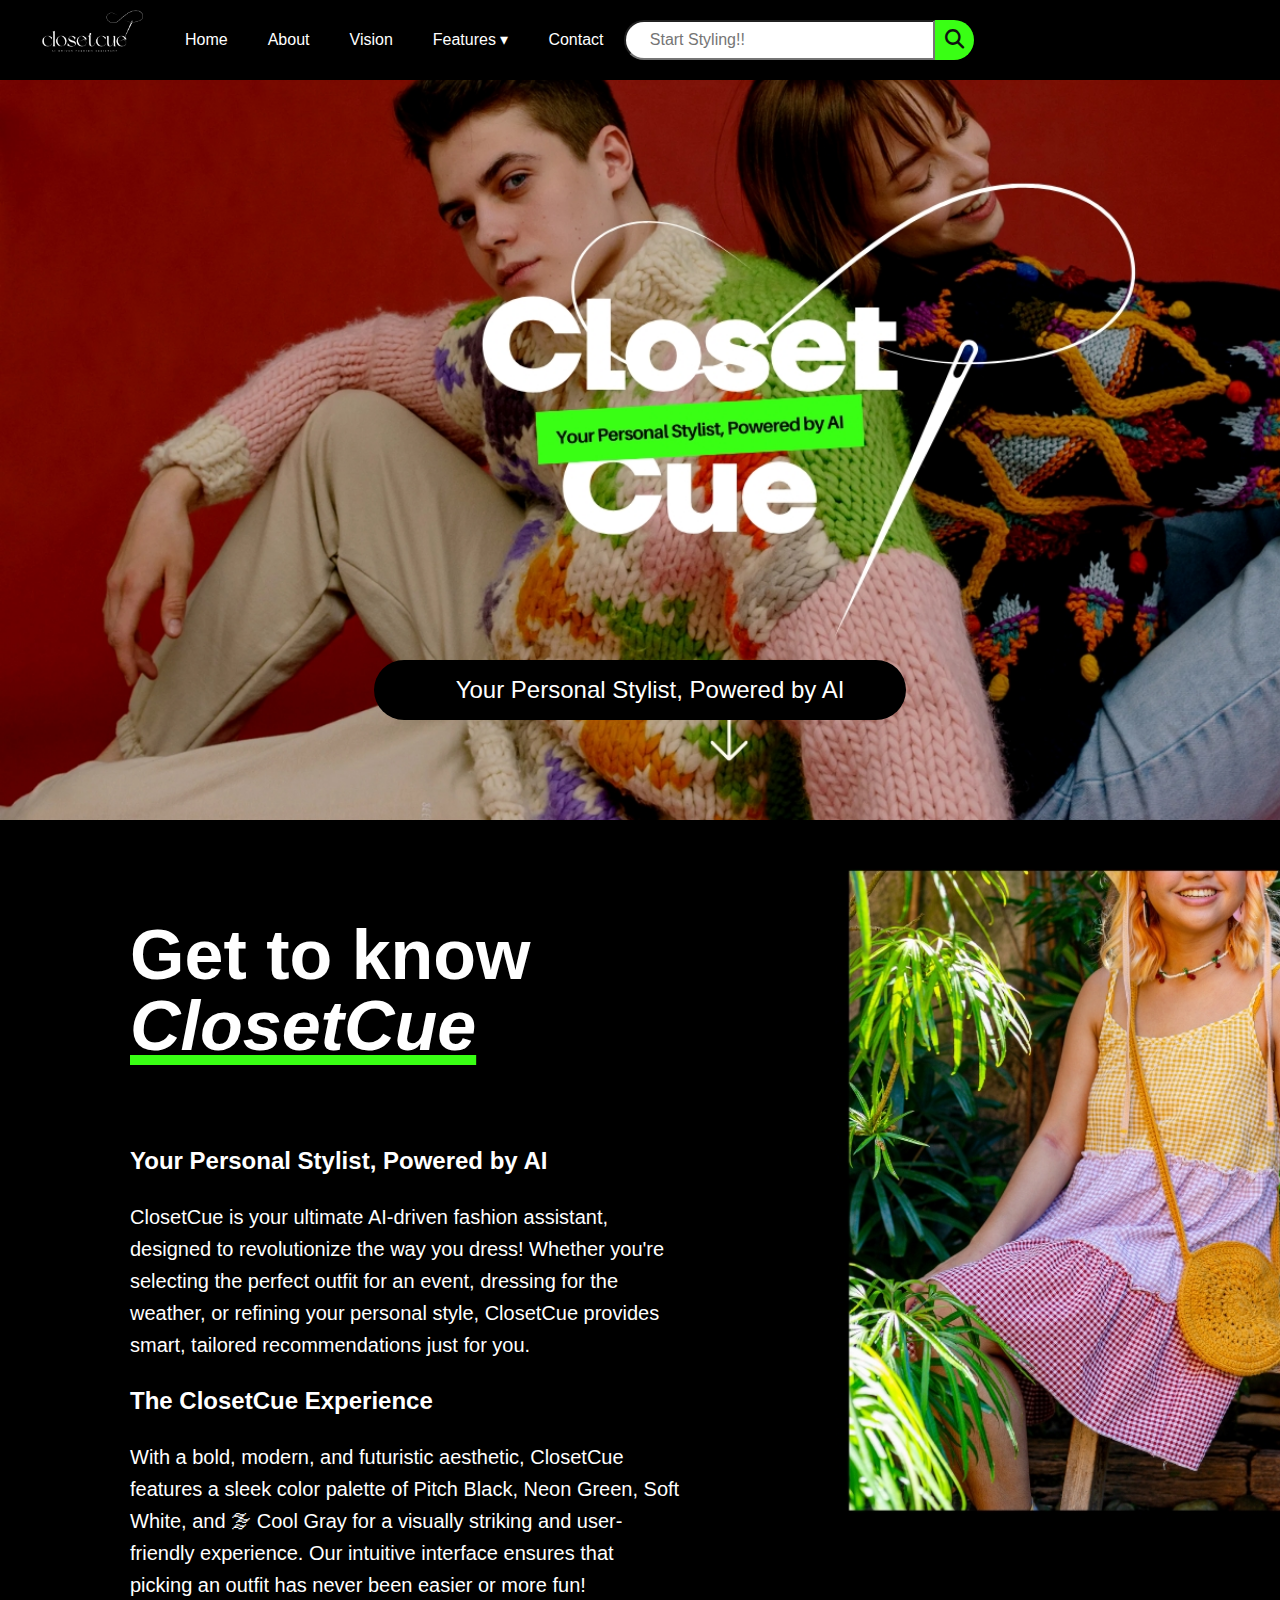
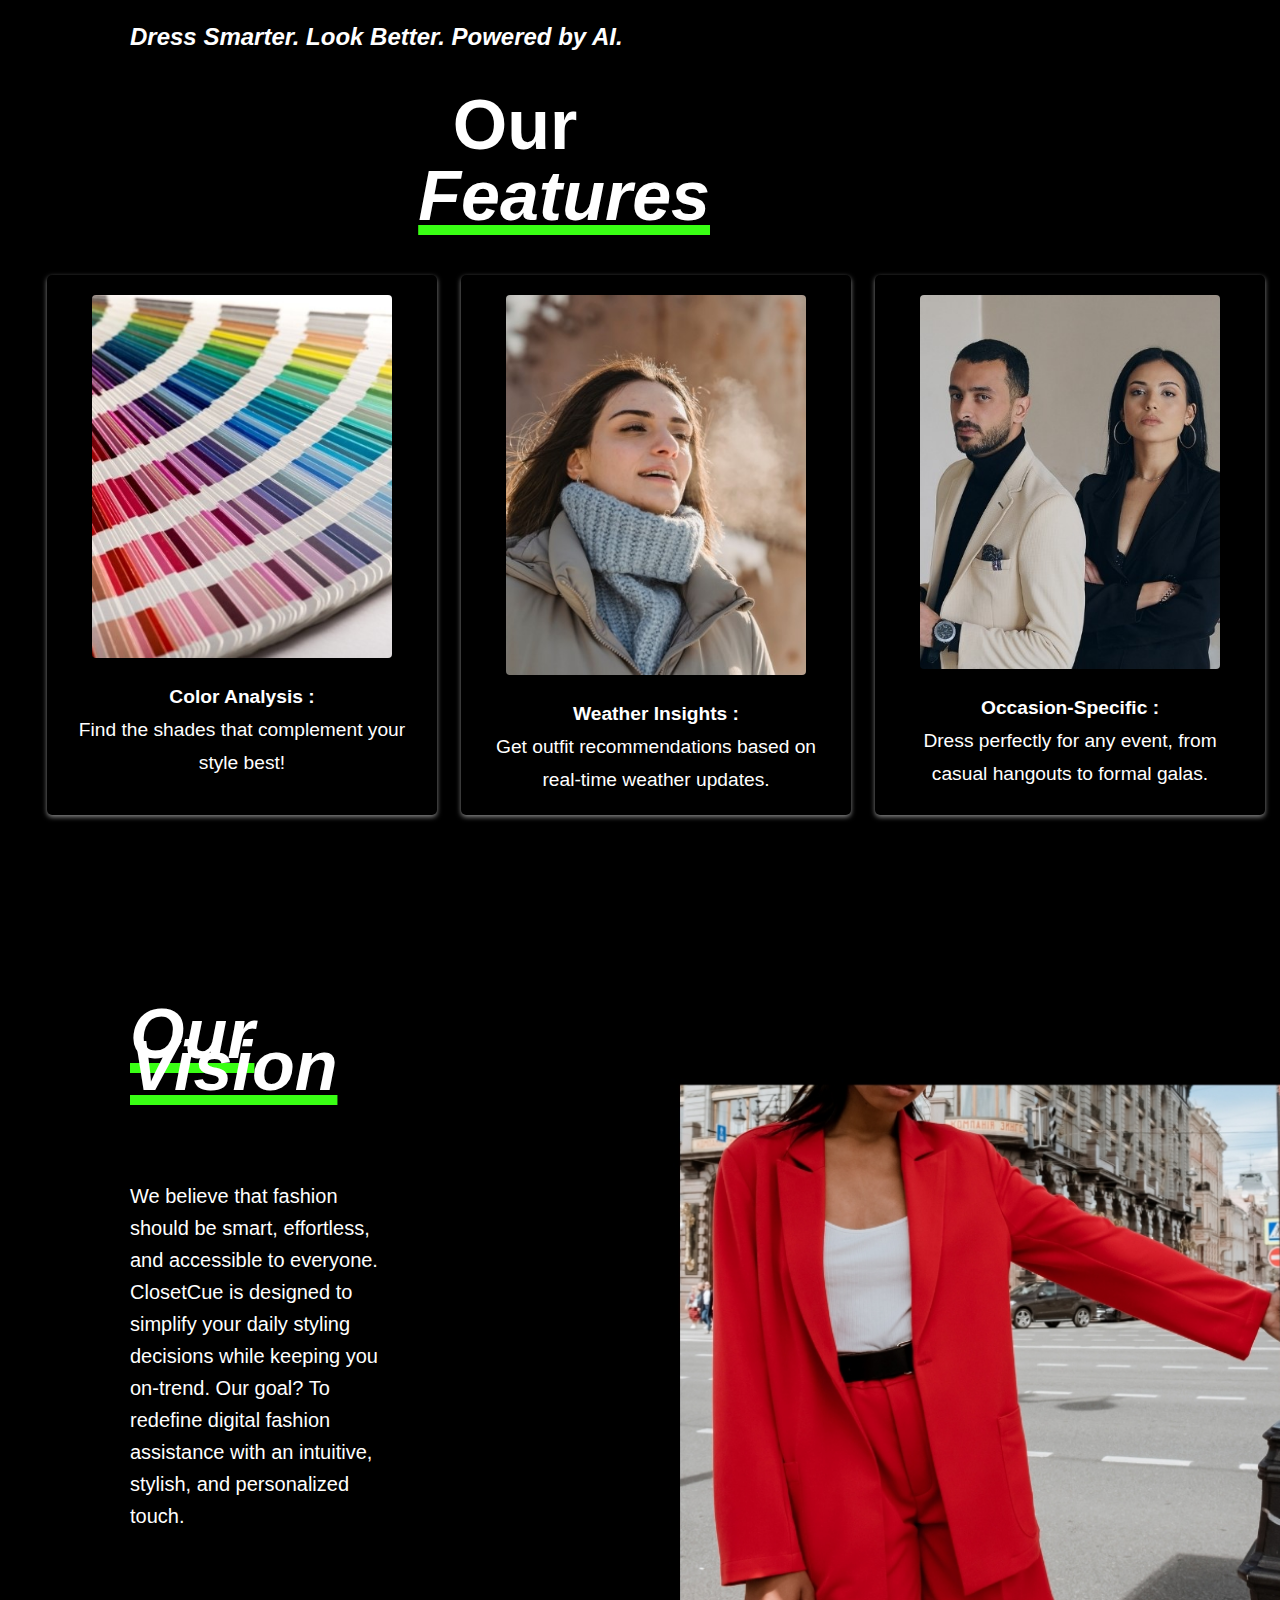
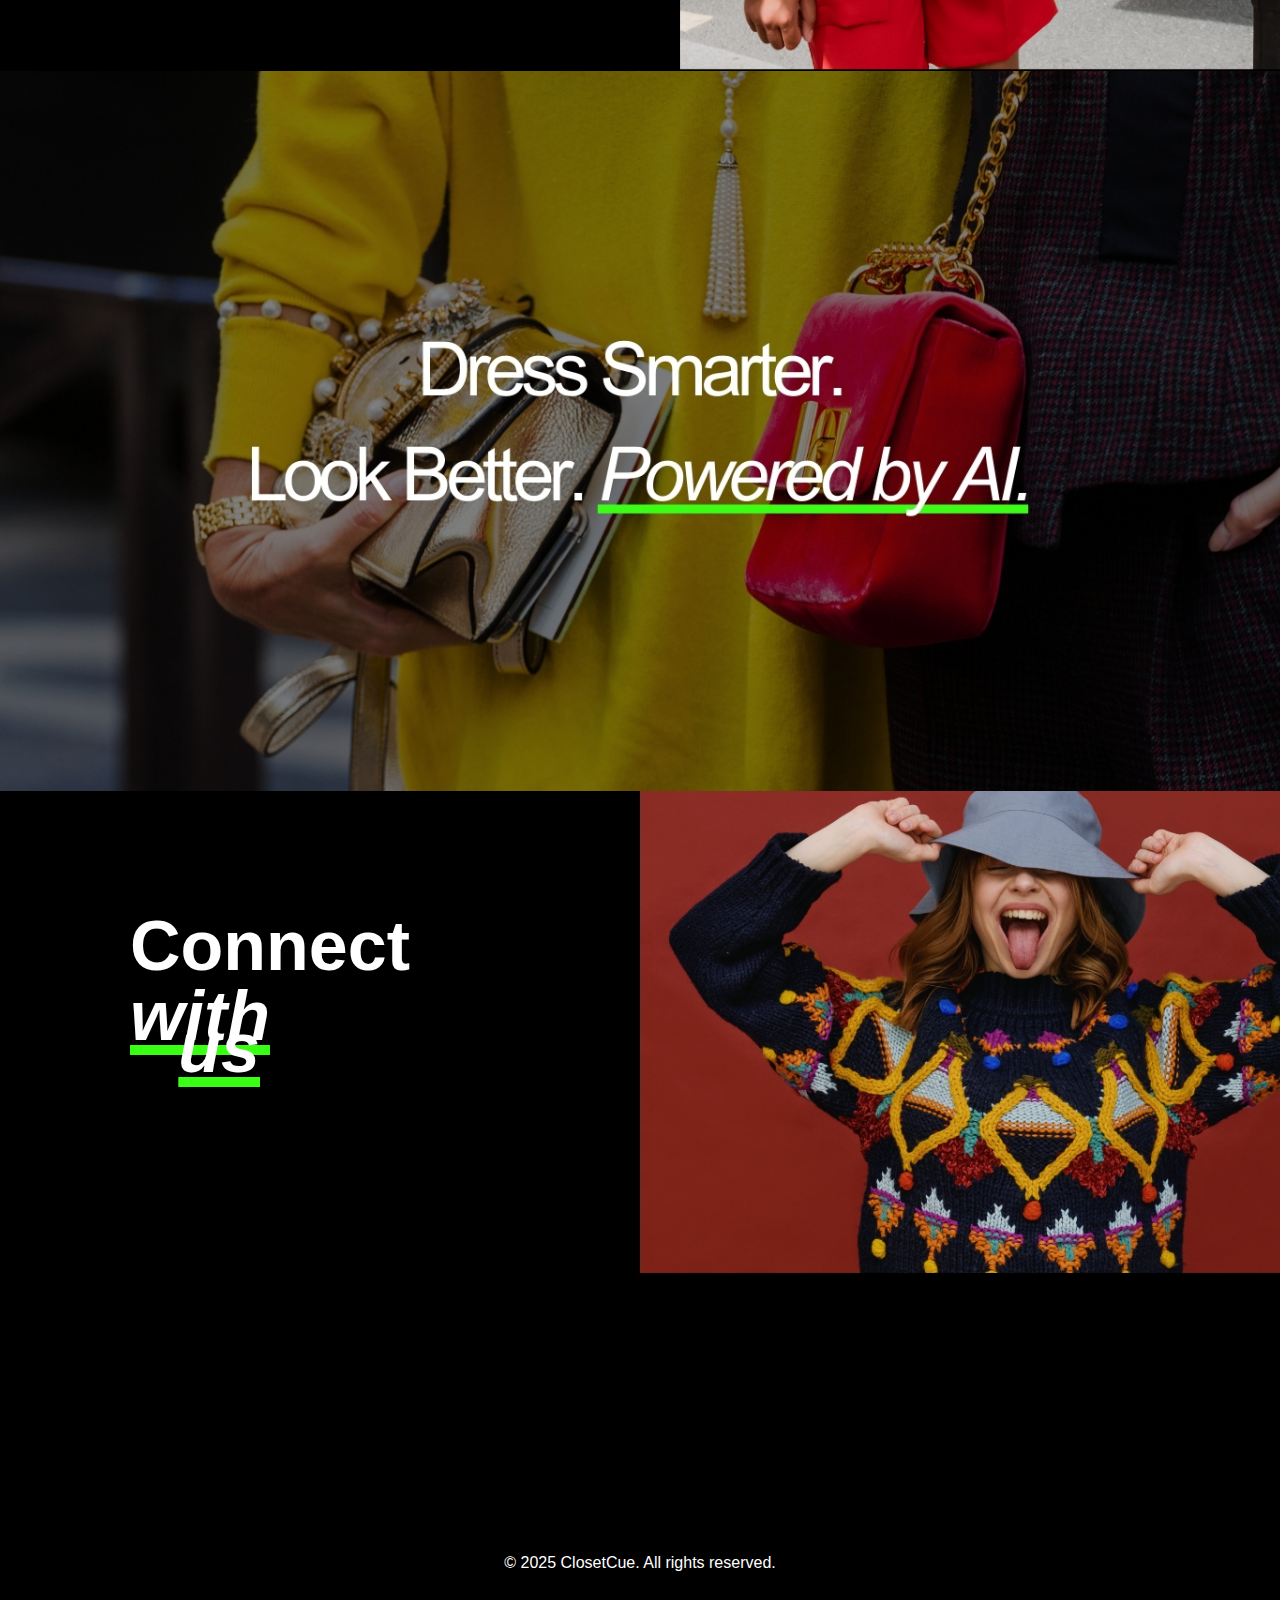
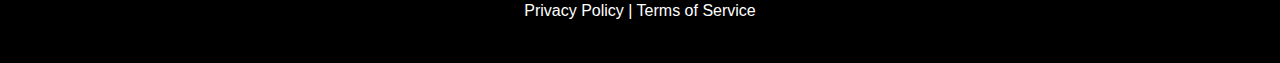
<file: index.html>
<!DOCTYPE html>
<html lang="en">
<head>
    <meta charset="UTF-8">
    <meta name="viewport" content="width=device-width, initial-scale=1.0">
    <title>ClosetCue</title>
    <link rel="stylesheet" href="styles.css">
    <link rel="stylesheet" href="https://cdnjs.cloudflare.com/ajax/libs/font-awesome/6.7.2/css/all.min.css" integrity="sha512-Evv84Mr4kqVGRNSgIGL/F/aIDqQb7xQ2vcrdIwxfjThSH8CSR7PBEakCr51Ck+w+/U6swU2Im1vVX0SVk9ABhg==" crossorigin="anonymous" referrerpolicy="no-referrer" />
</head>
<body>

    <nav>
        <div class="navbar">
            <div class="nav-logo border">
                <div class="logo"></div>
            </div>

        <ul class="menu">
            <li><a href="/index.html">Home</a></li>
            <li><a href="#about-section">About</a></li>
            <li><a href="#vision-section">Vision</a></li>
            <li class="dropdown">
                <a href="#features-section">Features ▾</a>
                <ul class="dropdown-menu">
                    <li><a href="color-analysis.html">Color Analysis</a></li>
                    <li><a href="weather-insights.html">Weather Insights</a></li>
                    <li><a href="occasion-specific.html">Occasion-Specific</a></li>
                </ul>
            </li>
            <li><a href="#contact-section">Contact</a></li>
        </ul>

        <div class="nav-search">
            <input placeholder="     Start Styling!!" class="search-input">
            <div class="search-icon">
                <i class="fa-solid fa-magnifying-glass"></i>
            </div>
        </div>
    </nav>

    <section>
        <div class="hero-section">
            <div class="hero-msg">
                <p>Your Personal Stylist, Powered by AI</p>
            </div>
        </div>
    </section>

        
    <section>
        <div id="about-section" class="about-section">
            <p><h1>Get to know</h1>
                <h1 class="closetcue"><b><i>ClosetCue</i></b></h1>
                <br>
                <h3>Your Personal Stylist, Powered by AI </h3>
                <p>ClosetCue is your ultimate AI-driven fashion assistant, designed to revolutionize the way you dress! Whether you're selecting the perfect outfit for an event, dressing for the weather, or refining your personal style, ClosetCue provides smart, tailored recommendations just for you.</p>
                
                <h3>The ClosetCue Experience</h3>
                <p>With a bold, modern, and futuristic aesthetic, ClosetCue features a sleek color palette of Pitch Black, Neon Green, Soft White, and 🌫 Cool Gray for a visually striking and user-friendly experience. Our intuitive interface ensures that picking an outfit has never been easier or more fun!</p>
                
                <h2><i>Dress Smarter. Look Better. Powered by AI.</i></h2></p>
        </div>
    </section>

    
              <section id="features" class="features">
                <h1>Our</h1>
                <h1 class="closetcue"><b><i>Features</i></b></h1>
                  <div class="features-subsection">
                          <section>
                              <picture>
                                  <img src="color.jpg" alt="color-analysis">
                                  <li><a href="/color-analysis.html"><b>Color Analysis :</b> <br>Find the shades that complement your style best!</a></li>
                              </picture>
                          </section>
      
                              <section>
                                  <picture>
                                      <img src="91.jpg" alt="weather-insights">
                                      <li><a href="/weather-insights.html"><b>Weather Insights :</b> <br>Get outfit recommendations based on real-time weather updates.</a></li>
                                  </picture>
                              </section>
      
                          <section>
                              <picture>
                                  <img src="92.jpg" alt="occassion-specific">
                                  <li><a href="/occasion-specific.html"><b>Occasion-Specific :</b> <br>Dress perfectly for any event, from casual hangouts to formal galas.</a></li>
                              </picture>
                          </section>

            </ul>
        </div>
    </section>

    <div id="vision-section" class="vision-section">
            <h1 class="vision"><b><i>Our Vision</i></b></h1>
            <br>
            <p>We believe that fashion should be smart, effortless, and accessible to everyone. ClosetCue is designed to simplify your daily styling decisions while keeping you on-trend. Our goal? To redefine digital fashion assistance with an intuitive, stylish, and personalized touch.</p>
    </div>
</section>

<div class="quotes-section">
    <div class="quotes"></div>
</div>

<div id="contact-section" class="contact-section">
    <div class="contacts">
        <h1>Connect</h1>
            <h1 class="contact"><b><i>with us</i></b></h1>
    </div>
</div>

<footer>
    <p>&copy; 2025 ClosetCue. All rights reserved.</p>
    <p>Privacy Policy | Terms of Service</p>
  </footer>

</body>
</html>
</file>
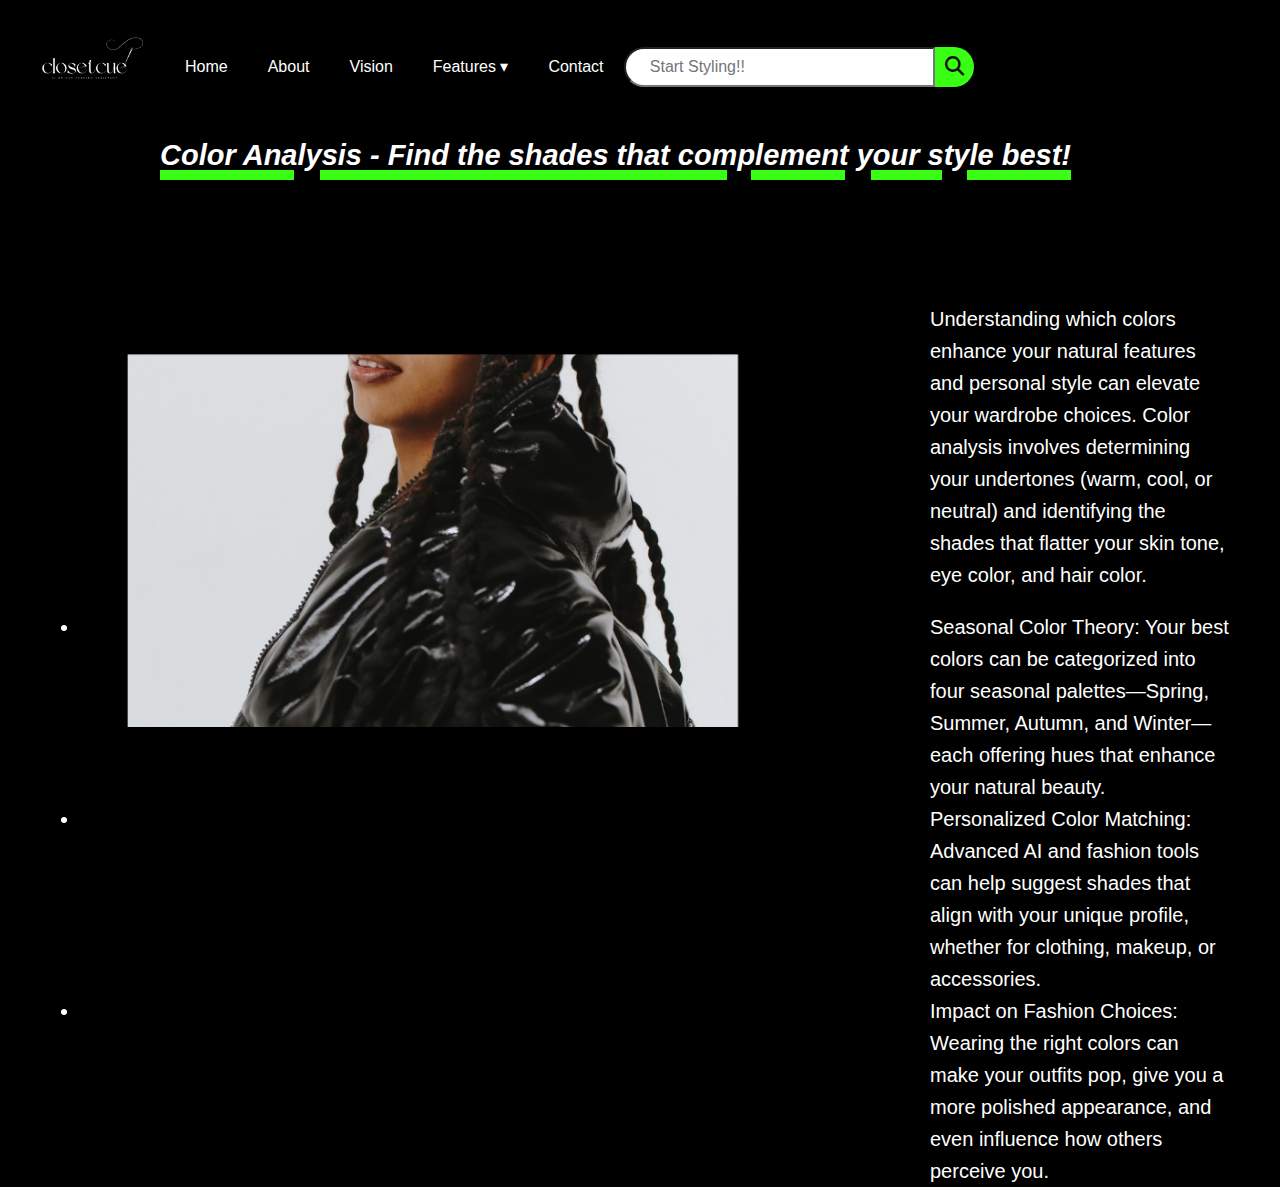
<file: color-analysis.html>
<!DOCTYPE html>
<html lang="en">
<head>
    <meta charset="UTF-8">
    <meta name="viewport" content="width=device-width, initial-scale=1.0">
    <title>Color Analysis</title>
    <link rel="stylesheet" href="styles.css">
    <link rel="stylesheet" href="https://cdnjs.cloudflare.com/ajax/libs/font-awesome/6.7.2/css/all.min.css" integrity="sha512-Evv84Mr4kqVGRNSgIGL/F/aIDqQb7xQ2vcrdIwxfjThSH8CSR7PBEakCr51Ck+w+/U6swU2Im1vVX0SVk9ABhg==" crossorigin="anonymous" referrerpolicy="no-referrer" />
</head>
<body>

    <nav>
        <div class="navbar">
            <div class="nav-logo border">
                <div class="logo"></div>
            </div>

        <ul class="menu">
            <li><a href="/index.html">Home</a></li>
            <li><a href="#about-section">About</a></li>
            <li><a href="#vision-section">Vision</a></li>
            <li class="dropdown">
                <a href="#">Features ▾</a>
                <ul class="dropdown-menu">
                    <li><a href="/color-analysis.html">Color Analysis</a></li>
                    <li><a href="/weather-insights.html">Weather Insights</a></li>
                    <li><a href="/occasion-specific.html">Occasion-Specific</a></li>
                </ul>
            </li>
            <li><a href="#">Contact</a></li>
        </ul>

        <div class="nav-search">
            <input placeholder="     Start Styling!!" class="search-input">
            <div class="search-icon">
                <i class="fa-solid fa-magnifying-glass"></i>
            </div>
        </div>
    </nav>

    <div class="features-section">
        <h1>Features</h1>
    <section>
        <h3 class="color"><b><i>Color Analysis - Find the shades that complement your style best!</i></b></h3> <br><p>Understanding which colors enhance your natural features and personal style can elevate your wardrobe choices. Color analysis involves determining your undertones (warm, cool, or neutral) and identifying the shades that flatter your skin tone, eye color, and hair color.

            <li>Seasonal Color Theory: Your best colors can be categorized into four seasonal palettes—Spring, Summer, Autumn, and Winter—each offering hues that enhance your natural beauty.</li>
            <li>Personalized Color Matching: Advanced AI and fashion tools can help suggest shades that align with your unique profile, whether for clothing, makeup, or accessories.</li>
            <li>Impact on Fashion Choices: Wearing the right colors can make your outfits pop, give you a more polished appearance, and even influence how others perceive you.</li></p>
    </section></div>
</body>
</html>
</file>
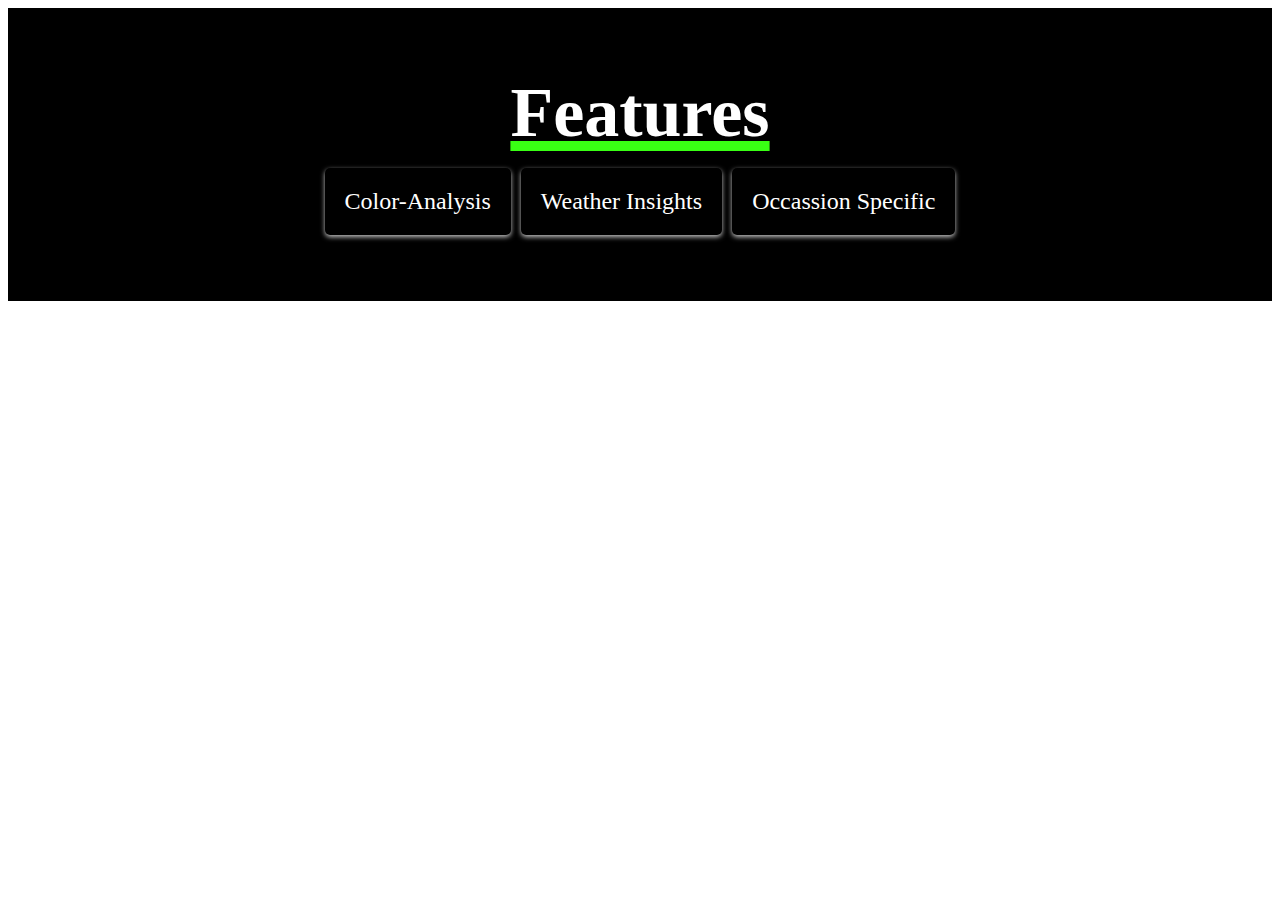
<file: features.html>
<!DOCTYPE html>
<html lang="en">
<head>
    <meta charset="UTF-8">
    <meta name="viewport" content="width=device-width, initial-scale=1.0">
    <title>Features</title>

    <style>
    .features{
        padding: 50px 20px;
        background: black;
        color: white;
    }
    
    .features h1{
        /* text-align: center;
        margin-bottom: 20px; */
        font-size: 70px;
        text-align: center;
        line-height: 1rem;
        /* padding-right: 250px; */
        text-decoration: 10px underline #39ff14;
    }
    
    .features ul{
        list-style: none;
        padding: 0;
        display: flex;
        justify-content: center;
        text-align: center;
        gap: 10px;
    }
    
    .features ul li{
        background: black;
        padding: 20px;
        border-radius: 5px;
        box-shadow: 0 2px 5px rgba(255, 255, 255, 0.771);
        font-size: 1.5rem;
    }
    </style>

</head>
<body>
    <section id="features" class="features">
        <div class="features-container">
            <h1>Features</h1>
            <ul>
                <li>
                    Color-Analysis
                </li>
                <li>
                    Weather Insights
                </li>
                <li>
                    Occassion Specific
              </li>
            </ul>
        </div>
    </section>
</body>
</html>
</file>
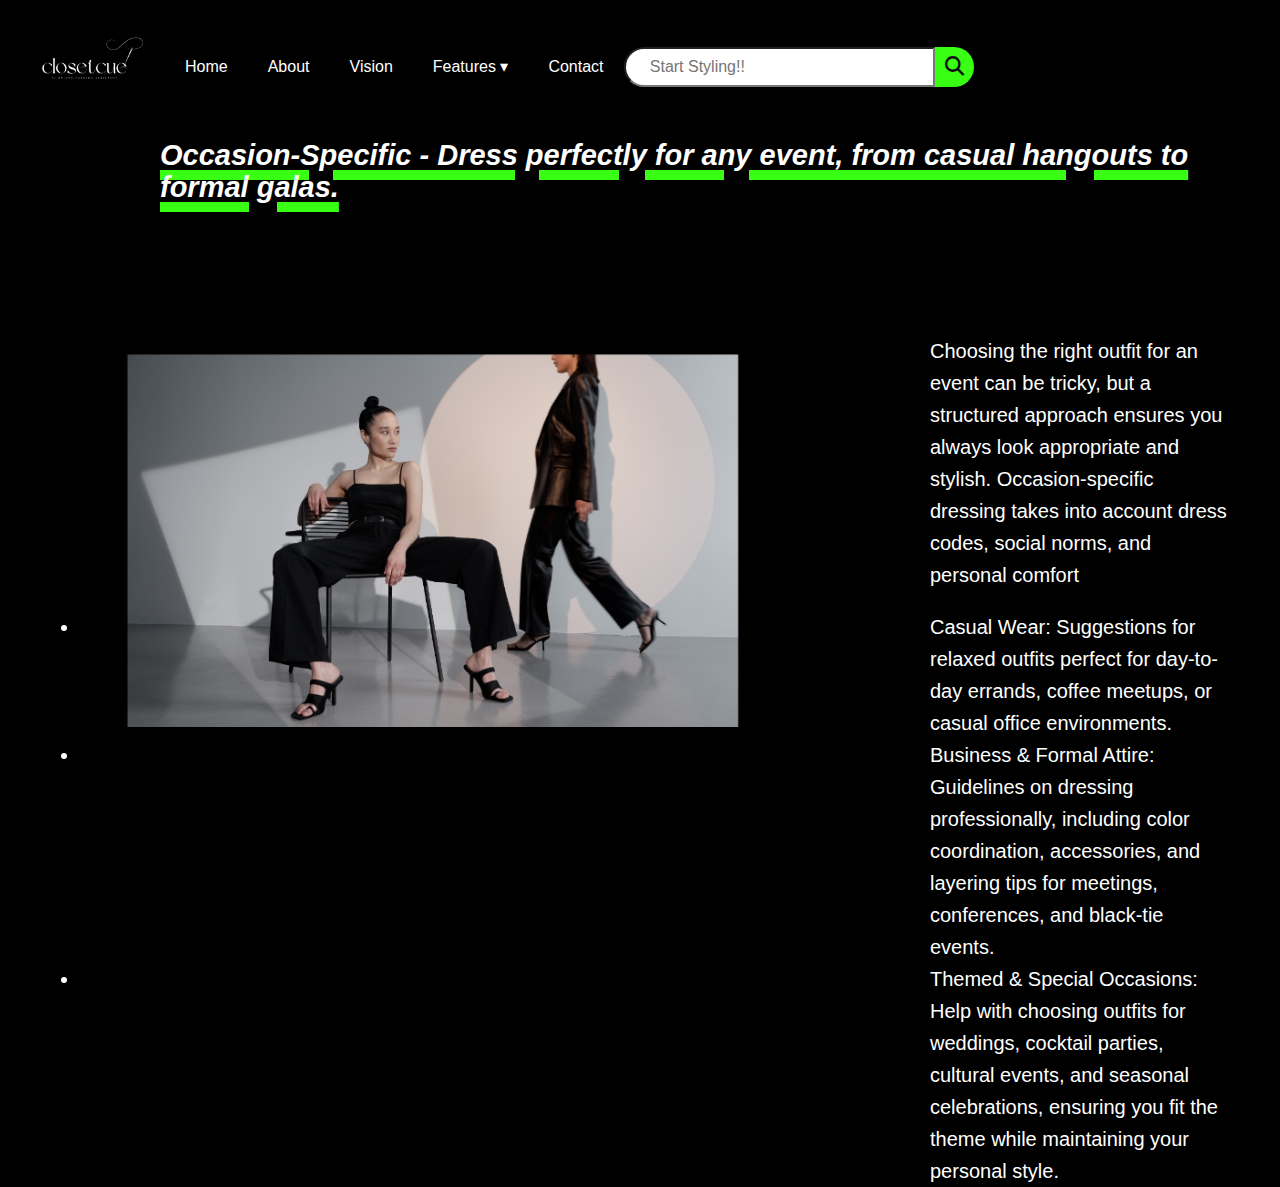
<file: occasion-specific.html>
<!DOCTYPE html>
<html lang="en">
<head>
    <meta charset="UTF-8">
    <meta name="viewport" content="width=device-width, initial-scale=1.0">
    <title>Occasion Specific</title>
    <link rel="stylesheet" href="styles.css">
    <link rel="stylesheet" href="https://cdnjs.cloudflare.com/ajax/libs/font-awesome/6.7.2/css/all.min.css" integrity="sha512-Evv84Mr4kqVGRNSgIGL/F/aIDqQb7xQ2vcrdIwxfjThSH8CSR7PBEakCr51Ck+w+/U6swU2Im1vVX0SVk9ABhg==" crossorigin="anonymous" referrerpolicy="no-referrer" />
</head>
<body>

    <nav>
        <div class="navbar">
            <div class="nav-logo border">
                <div class="logo"></div>
            </div>

        <ul class="menu">
            <li><a href="/index.html">Home</a></li>
            <li><a href="#about-section">About</a></li>
            <li><a href="#vision-section">Vision</a></li>
            <li class="dropdown">
                <a href="#">Features ▾</a>
                <ul class="dropdown-menu">
                    <li><a href="/color-analysis.html">Color Analysis</a></li>
                    <li><a href="/weather-insights.html">Weather Insights</a></li>
                    <li><a href="/occasion-specific.html">Occasion-Specific</a></li>
                </ul>
            </li>
            <li><a href="#">Contact</a></li>
        </ul>

        <div class="nav-search">
            <input placeholder="     Start Styling!!" class="search-input">
            <div class="search-icon">
                <i class="fa-solid fa-magnifying-glass"></i>
            </div>
        </div>
    </nav>

    <div class="occasion-section">
        <h1>Features</h1>
    <section>
        <h3 class="occasion"><b><i>Occasion-Specific - Dress perfectly for any event, from casual hangouts to formal galas.</i></b></h3> <br><p>Choosing the right outfit for an event can be tricky, but a structured approach ensures you always look appropriate and stylish. Occasion-specific dressing takes into account dress codes, social norms, and personal comfort

            <li>Casual Wear: Suggestions for relaxed outfits perfect for day-to-day errands, coffee meetups, or casual office environments.</li>
            <li>Business & Formal Attire: Guidelines on dressing professionally, including color coordination, accessories, and layering tips for meetings, conferences, and black-tie events.</li>
            <li>Themed & Special Occasions: Help with choosing outfits for weddings, cocktail parties, cultural events, and seasonal celebrations, ensuring you fit the theme while maintaining your personal style.</li></p>
    </section></div>
</body>
</html>
</file>
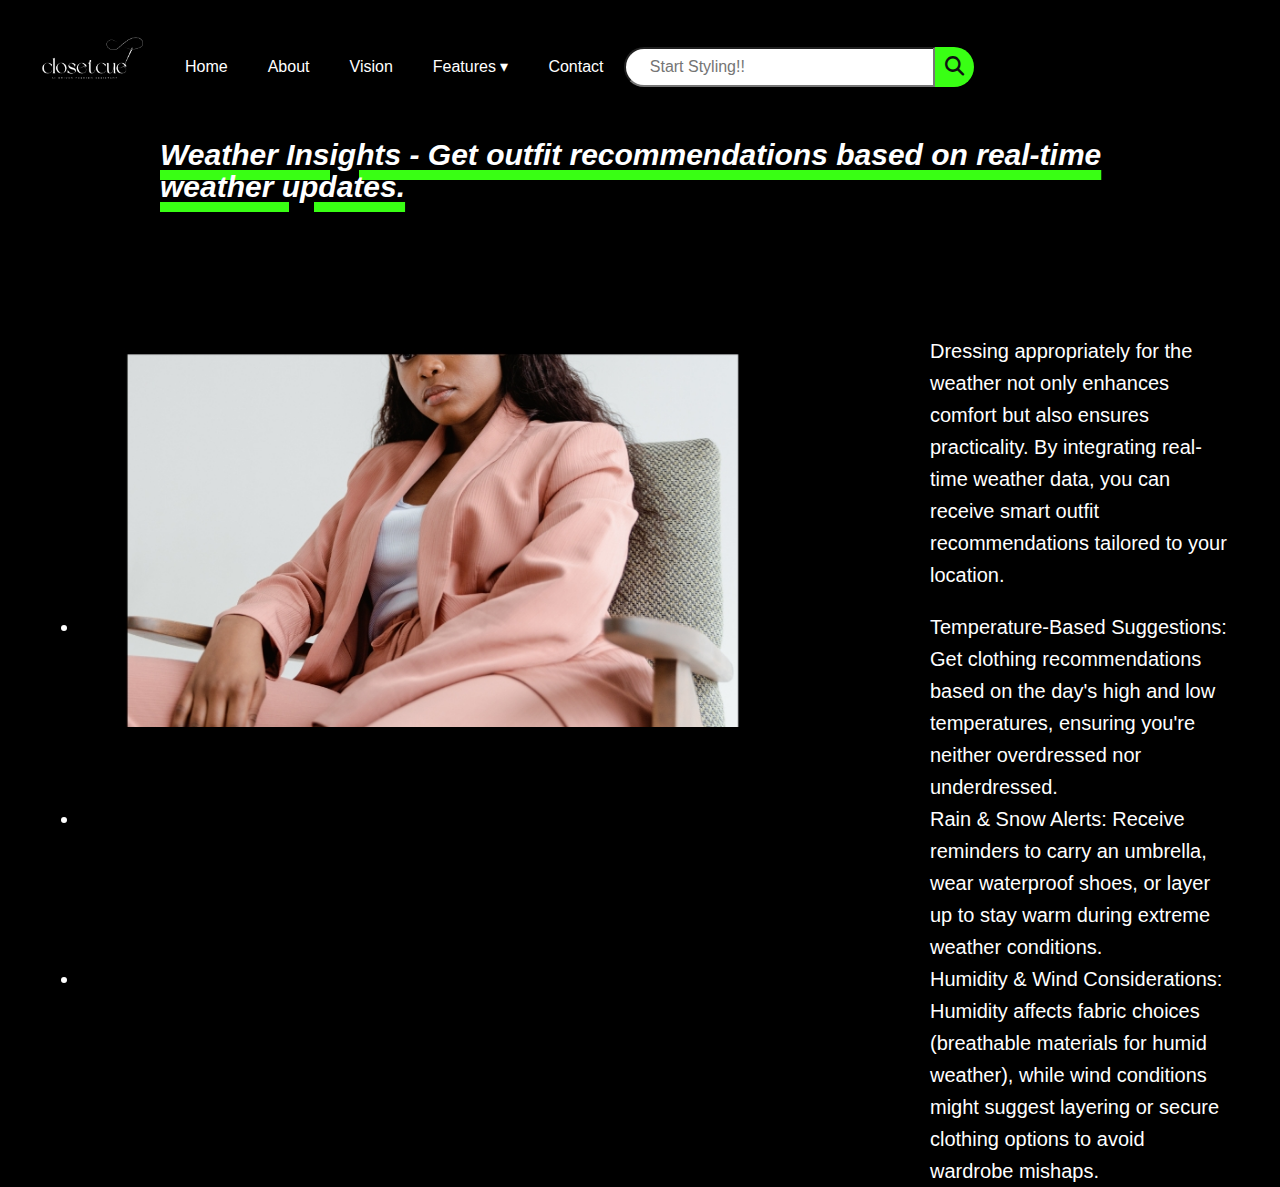
<file: weather-insights.html>
<!DOCTYPE html>
<html lang="en">
<head>
    <meta charset="UTF-8">
    <meta name="viewport" content="width=device-width, initial-scale=1.0">
    <title>Weather Insights</title>
    <link rel="stylesheet" href="styles.css">
    <link rel="stylesheet" href="https://cdnjs.cloudflare.com/ajax/libs/font-awesome/6.7.2/css/all.min.css" integrity="sha512-Evv84Mr4kqVGRNSgIGL/F/aIDqQb7xQ2vcrdIwxfjThSH8CSR7PBEakCr51Ck+w+/U6swU2Im1vVX0SVk9ABhg==" crossorigin="anonymous" referrerpolicy="no-referrer" />
</head>
<body>

    <nav>
        <div class="navbar">
            <div class="nav-logo border">
                <div class="logo"></div>
            </div>

        <ul class="menu">
            <li><a href="/index.html">Home</a></li>
            <li><a href="#about-section">About</a></li>
            <li><a href="#vision-section">Vision</a></li>
            <li class="dropdown">
                <a href="#">Features ▾</a>
                <ul class="dropdown-menu">
                    <li><a href="/color-analysis.html">Color Analysis</a></li>
                    <li><a href="/weather-insights.html">Weather Insights</a></li>
                    <li><a href="/occasion-specific.html">Occasion-Specific</a></li>
                </ul>
            </li>
            <li><a href="#">Contact</a></li>
        </ul>

        <div class="nav-search">
            <input placeholder="     Start Styling!!" class="search-input">
            <div class="search-icon">
                <i class="fa-solid fa-magnifying-glass"></i>
            </div>
        </div>
    </nav>

    <div class="weather-section">
        <h1>Features</h1>
    <section>
        <h3 class="weather"><b><i>Weather Insights - Get outfit recommendations based on real-time weather updates.</i></b></h3> <br><p>Dressing appropriately for the weather not only enhances comfort but also ensures practicality. By integrating real-time weather data, you can receive smart outfit recommendations tailored to your location.

            <li>Temperature-Based Suggestions: Get clothing recommendations based on the day's high and low temperatures, ensuring you're neither overdressed nor underdressed.</li>
            <li>Rain & Snow Alerts: Receive reminders to carry an umbrella, wear waterproof shoes, or layer up to stay warm during extreme weather conditions.</li>
            <li>Humidity & Wind Considerations: Humidity affects fabric choices (breathable materials for humid weather), while wind conditions might suggest layering or secure clothing options to avoid wardrobe mishaps.</li></p>
    </section></div>
</body>
</html>
</file>
<file: styles.css>
*{
    line-height: 2rem;
}

/* Reset default styles */
body {
    font-family:Arial, Helvetica, sans-serif;
    margin: 0;
    padding: 0;
    background-color: #000000;
    background-repeat: no-repeat;
    
}

/* header{
    position:fixed;
} */

/* Navigation bar styling */
nav {
    background-color: black;
    padding: 15px;
    position:fixed;
    width: 100%;
}

.navbar{
    height: 50px;
    background-color: black;
    color: white;
    display:flex;
    align-items: center;
    /* justify-content: space-evenly; */
}

.nav-logo{
    height: 100px;
    width: 150px;
}

.logo{
    background-image: url("logo1.jpg");
    background-size: cover;
    height: 80px;
}

.menu {
    list-style: none;
    padding: 0;
    margin: 0;
    display: flex;
}

.menu li {
    position: relative;
}

.menu li a {
    text-decoration: none;
    color: white;
    padding: 10px 20px;
    display: block;
}

.menu li a:hover {
    color: #39ff14;
}

/* Dropdown menu styles */
.dropdown-menu {
    list-style: none;
    padding: 0;
    margin: 0;
    position: absolute;
    top: 100%;
    left: 0;
    background-color: black;
    display: none;
    min-width: 150px;
}

.dropdown-menu li {
    width: 100%;
}

.dropdown-menu li a {
    padding: 10px;
    display: block;
    color: white;
}

.dropdown-menu li a:hover {
    color: #39ff14;
}

/* Show dropdown on hover */
.dropdown:hover .dropdown-menu {
    display: block;
}

.nav-search{
    display: flex;
    justify-content: space-evenly;
    width: 350px;
    height: 40px;
    border-radius: 50px;
}

.search-input{
    width: 100%;
    font-size: 1rem;
    border-top-left-radius: 40px;
    border-bottom-left-radius: 40px;
}

.search-icon{
    width: 45px;
    display: flex;
    justify-content: center;
    align-items: center;
    font-size: 1.2rem;
    background-color: #39ff14;
    border-top-right-radius: 50px;
    border-bottom-right-radius: 50px;
    color:#0F1111
}

.nav-search:hover{
    border: 1px solid #39ff14;
    border-radius: 50px;
}

.hero-section {
    background-image: url("heroimg (2).jpg");
    background-size: cover;
    height: 720px;
    width: 100%;
    display: flex;
    justify-content: center;
    align-items: flex-end;
    padding-bottom: 100px;
    background-repeat: no-repeat;
}

.hero-msg{
    background-color: black;
    color: white;
    height: 60px;
    display: flex;
    align-items: center;
    justify-content: center;
    font-size: 1.5rem;
    width: 40%;
    margin-top: 55px;
    padding-left: 20px;
    border-radius: 50px;
}

.hero-msg:hover{
    background-color: #39ff14;
    color:black;
    border-radius: 50px;
}

.about-section h1{
    font-size: 70px;
    line-height: 1rem;

}

/* .about-section .closetcue{
    font-size: 70px;
    text-align: right;
    line-height: 1rem;
    padding-right: 250px;
    text-decoration: 10px underline #39ff14 ;

/* Typing Keyframes 
@keyframes typing {
    from { width: 0; }
    to { width: 100%; }
}

/* Cursor Blinking
@keyframes blink {
    50% { border-color: transparent; }
} */

/*  */

.about-section .closetcue {
    font-size: 70px;
    text-align: right;
    line-height: 1rem;
    padding-right: 250px;
    text-decoration: 10px underline #39ff14;
} 
.about-section {
    text-align: left;
    padding-left: 450px;
    margin-left: 80px;
}
.about-section h3{
    font-size: 1.5rem;
}
.about-section{
    background-image:url("bg1 (2).jpg");
    background-size: cover;
    background-position: center;
    background-color: black;
    height: 720px;
    color: white;
    align-items: center;
    justify-content: center;
    padding-top: 80px;
    padding-left: 50px;
    padding-right: 600px;
}
.about-section p{
    font-size: 20px;
}

.vision {
    font-size: 70px;
    line-height: 1rem;
    /* padding-right: 250px; */
    text-decoration: 10px underline #39ff14;
    color: white;
    text-align: center;
}
.vision-section h1{
    font-size: 70px;
    line-height: 1rem;
    color: white;
    text-align: left;
}
.vision-section {
    color: white;
    font-size: 20px;
    margin-left: 80px;
    background-image: url(Visionimg.jpg);
    background-size: cover;
    background-position: center;
    height: 700px;
    padding-right: 900px;
    padding-left: 50px;
    padding-top: 90px;
    
}

/* .features-section h1{
    font-size: 70px;
    line-height: 1rem;
    color: white;
    /* text-align: left; */
    /* text-decoration: 10px underline #39ff14;
    text-align: center;
    padding:50px;
}
 .features-section {
    color: white;
    font-size: 20px;
    margin-left: 80px;
    background-image: url(color-analysis.jpg);
    background-size: cover;
    background-position: center;
    height: 700px;
    /* padding-right: 50px;
    padding-left: 900px;
    padding-top: 90px; 
}
.features-section .color {
    font-size: 30px;
    line-height: 1rem;
    text-decoration: 10px underline #39ff14;
    color: white;
    text-align: left;
    /* padding-left: 50px; 
    margin: 80px;
    /* padding-top: 80px; 
}
.features-section p{
    padding-left: 950px;
    padding-right: 50px;
}
.features-section li{
    padding-left: 950px;
    padding-right: 50px;
} */

/* .occasion-section h1{
    font-size: 70px;
    line-height: 1rem;
    color: white;
    /* text-align: left; */
    /* text-decoration: 10px underline #39ff14;
    text-align: center;
    padding:50px;
} */
.occasion-section {
    color: white;
    font-size: 20px;
    margin-left: 80px;
    background-image: url(9.1.jpg);
    background-size: cover;
    background-position: center;
    height: 700px;
    /* padding-right: 50px;
    padding-left: 900px;*/
    /* padding-top: 90px;  */
}
.occasion-section .occasion {
    font-size: 29px;
    line-height: 1rem;
    text-decoration: 10px underline #39ff14;
    color: white;
    text-align: left;
    /* padding-left: 50px; */
    padding-top: 0px;
    margin: 80px;
}
.occasion-section p{
    padding-left: 850px;
    padding-right: 50px;
}
.occasion-section li{
    padding-left: 850px;
    padding-right: 50px;
}

/* .weather-section h1{
    font-size: 70px;
    line-height: 1rem;
    color: white;
    /* text-align: left; */
    /* text-decoration: 10px underline #39ff14;
    text-align: center;
    padding:50px; 
}*/
.weather-section {
    color: white;
    font-size: 20px;
    margin-left: 80px;
    background-image: url(8.1.jpg);
    background-size: cover;
    background-position: center;
    height: 700px;
    /* padding-right: 50px;
    padding-left: 900px;
    padding-top: 90px; */
}
.weather-section .weather {
    font-size: 30px;
    line-height: 1rem;
    text-decoration: 10px underline #39ff14;
    color: white;
    text-align: left;
    /* padding-left: 50px; */
    margin: 80px;
    padding-top: 0px;
}
.weather-section p{
    padding-left: 850px;
    padding-right: 50px;
}
.weather-section li{
    padding-left: 850px;
    padding-right: 50px;
}

.quotes{
    background-image:url(7.jpg) ;
    background-size: cover;
    background-position: center;
    height: 720px;
}

/* .contact{
    background-image:url(Contact.jpg) ;
    background-size: cover;
    background-position: center;
    height: 720px;
}

.contact-section .contact {
    font-size: 70px;
    text-align: left;
    line-height: 1rem;
    padding-left: 250px;
    text-decoration: 10px underline #39ff14;
    color: white;
    /* padding-top: 100px; 
} 

/* .about-section {
    text-align: left;
    padding-left: 450px;
    margin-left: 80px;
} 

.contact-section h1{
    font-size: 70px;
    line-height: 1rem;
    color: white;
    /* padding-top: 100px; 
} */

.contact-section .contact {
    font-size: 70px;
    text-align: right;
    line-height: 1rem;
    padding-right: 1020px;
    text-decoration: 10px underline #39ff14;
    color: white;
} 

.contact-section h1{
    font-size: 70px;
    line-height: 1rem;
    color: white;
    padding-left: 130px;
}

.contacts{
    padding-top: 100px;
}

.contact-section{
    background-image:url(8.jpg) ;
    background-size: cover;
    background-position: center;
    height: 720px;
}


.features{
    padding: 50px 20px;
    background: black;
    color: white;
}

/* .features h1{
    /* text-align: center;
    margin-bottom: 20px;
    font-size: 70px;
    text-align: center;
    line-height: 1rem;
    /* padding-right: 250px;
    text-decoration: 10px underline #39ff14;
} */


.features-container h1{
    font-size: 70px;
    line-height: 1rem;
    text-align: center;
    padding-right: 250px;
}


.features-container .closetcue {
    font-size: 70px;
    text-align: right;
    line-height: 1rem;
    padding-right: 550px;
    text-decoration: 10px underline #39ff14;
} 

.features-container a{
    text-decoration: none;
    color: white;
}

.features ul{
    list-style: none;
    padding: 0;
    display: flex;
    justify-content: center;
    text-align: center;
    gap: 50px;
}

.features ul li{
    background: black;
    padding: 20px;
    border-radius: 5px;
    box-shadow: 0 2px 5px rgba(255, 255, 255, 0.771);
    font-size: 2rem;
    height: 70px;
    width: 25%;
    justify-content: center;
    align-content: center;
}



.features-section {
    color: white;
    font-size: 20px;
    margin-left: 80px;
    background-image: url(7.1.jpg);
    background-size: cover;
    background-position: center;
    height: 700px;
    /* padding-right: 50px;
    padding-left: 900px;*/
    /* padding-top: 90px;  */
}
.features-section .color {
    font-size: 29px;
    line-height: 1rem;
    text-decoration: 10px underline #39ff14;
    color: white;
    text-align: left;
    /* padding-left: 50px; */
    padding-top: 0px;
    margin: 80px;
}
.features-section p{
    padding-left: 850px;
    padding-right: 50px;
}
.features-section li{
    padding-left: 850px;
    padding-right: 50px;
}



footer {
    text-align: center;
    padding: 20px;
    background: black;
    color: white;
    line-height: 1rem;
  }
  
  footer a {
    color: white;
    text-decoration: none;
    line-height: 1rem;
  }
  
  footer a:hover {
    color:#39ff14;
  }



  /* #features h2{
    margin-bottom: 1rem;
    font-size: 1.75rem;
    font-weight: 700;
    height: fit-content;
    text-align: center;
    background: #d0f4de;
    color: black;
    padding: 10px 20px;
    border-width: 2px;
} 

.swiper-slide {
    width: 100%;
    margin: auto;
    min-height: 100vh;
    display: flex;
    flex-direction: column;
    align-items: center;
    text-align: center;
    gap: 2rem;
}*/

.features-subsection img {
    width:300px;
    border-radius: 0.25rem;
    margin-bottom: 0.75rem;
}

.features-subsection h4 {
    margin-bottom: 0.5rem;
    font-size: 1.25rem;
    font-weight: 600;
}

.features-subsection h5 {
    margin-bottom: 0.5rem;
    font-weight: 500;
}

.features-subsection {
    display: flex;
    gap: 1.5rem;
    padding: 1rem;
    width: 100%;
    max-width: 1600px;
    overflow-x: auto; 
    display: flex;
    justify-content: center;
    text-align: center;
    align-content: center;
}

.features-subsection {
    flex: 0 0 16rem;
}

.features-subsection section{
    list-style: none;
    padding: 0;
    display: flex;
    justify-content: center;
    text-align: center;
    align-content: center;
    gap: 25px;
    padding: 20px;
    border-radius: 5px;
    box-shadow: 0 2px 5px rgba(255, 255, 255, 0.534);
    width: 350px;
    height: 500px;
    /* margin-bottom: 20px; */
}

.features h1{
    font-size: 70px;
    line-height: 1rem;
    text-align: center;
    padding-right: 250px;
}


.features .closetcue {
    font-size: 70px;
    text-align: right;
    line-height: 1rem;
    padding-right: 550px;
    text-decoration: 10px underline #39ff14;
} 

.features-subsection a{
    text-decoration: none;
    color: white;
    font-size: larger;
}
</file>
